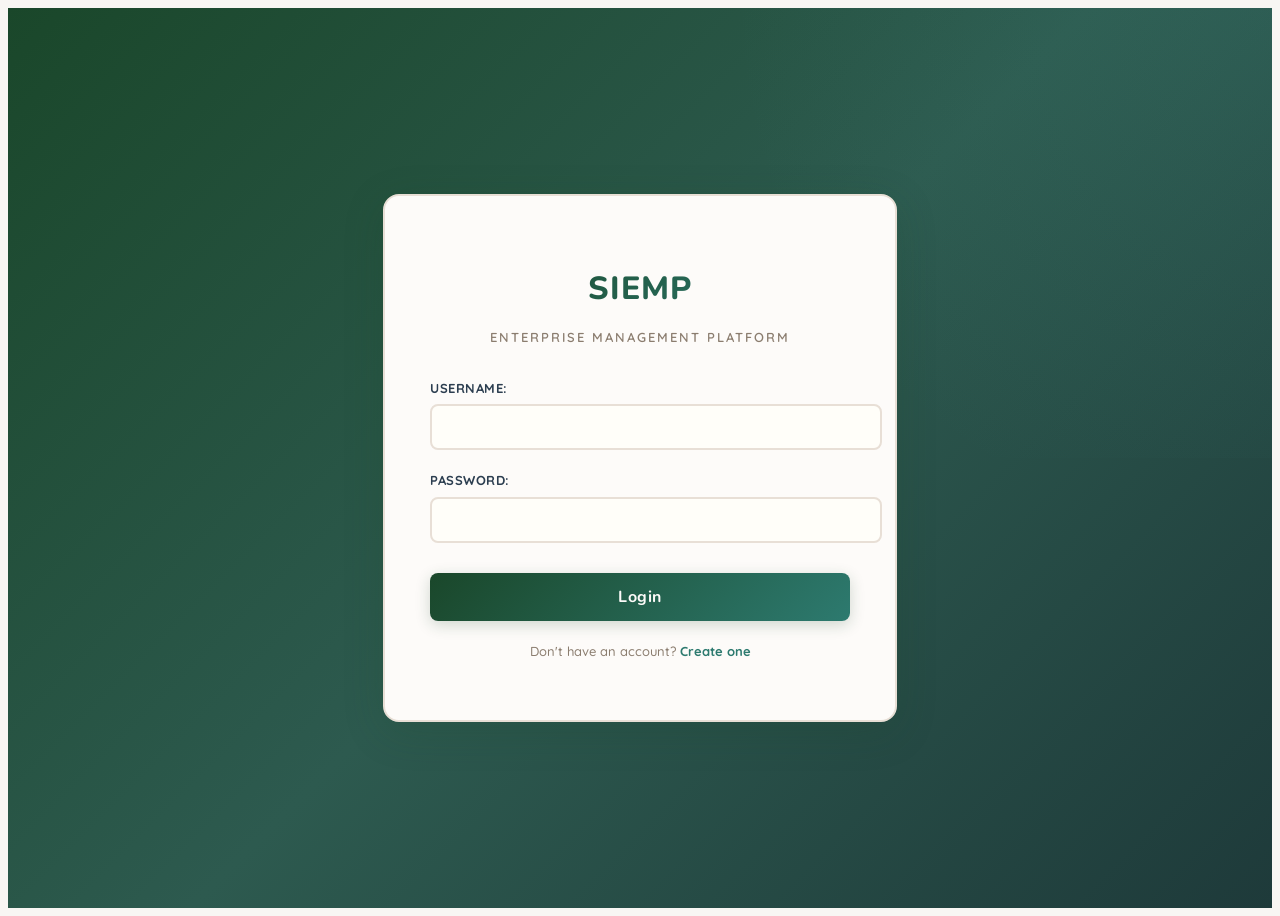
<file: index.html>
<!DOCTYPE html>
<!-- basic html structure-->
<html lang="en">
<head>
    <meta charset="UTF-8">
    <meta name="viewport" content="width=device-width, initial-scale=1.0">
    <title>SIEMP - Simple Integrated Enterprise Management Platform</title>
    <link rel="stylesheet" href="style.css">
</head>
<body>
    <div class="login-container">
        <div class="login-box">
            <h1>SIEMP</h1>
            <p class="subtitle">Enterprise Management Platform</p>
            <!-- forms -->
        
            
            <form id="loginForm" onsubmit="handleLogin(event)">
                <div class="form-group">
                    <label for="username">Username:</label>
                    <input type="text" id="username" name="username" required>
                </div>
                
                <div class="form-group">
                    <label for="password">Password:</label>
                    <input type="password" id="password" name="password" required>
                </div>
                
                <button type="submit" class="btn-login">Login</button>
            </form>
            
            <p class="signup-link">
                Don't have an account? <a href="#" onclick="showSignup(event)">Create one</a>
            </p>
            
            <div id="signupForm" class="hidden">
                <h2>Create Account</h2>
                <form onsubmit="handleSignup(event)">
                    <div class="form-group">
                        <label for="newUsername">Username:</label>
                        <input type="text" id="newUsername" name="newUsername" required>
                    </div>
                    
                    <div class="form-group">
                        <label for="email">Email:</label>
                        <input type="email" id="email" name="email" required>
                    </div>
                    
                    <div class="form-group">
                        <label for="newPassword">Password:</label>
                        <input type="password" id="newPassword" name="newPassword" required>
                    </div>
                    
                    <div class="form-group">
                        <label for="confirmPassword">Confirm Password:</label>
                        <input type="password" id="confirmPassword" name="confirmPassword" required>
                    </div>
                    
                    <button type="submit" class="btn-signup">Sign Up</button>
                    <button type="button" class="btn-back" onclick="hideSignup(event)">Back to Login</button>
                </form>
            </div>
        </div>
    </div>
    
    <script src="app.js"></script>
</body>
</html>
</file>
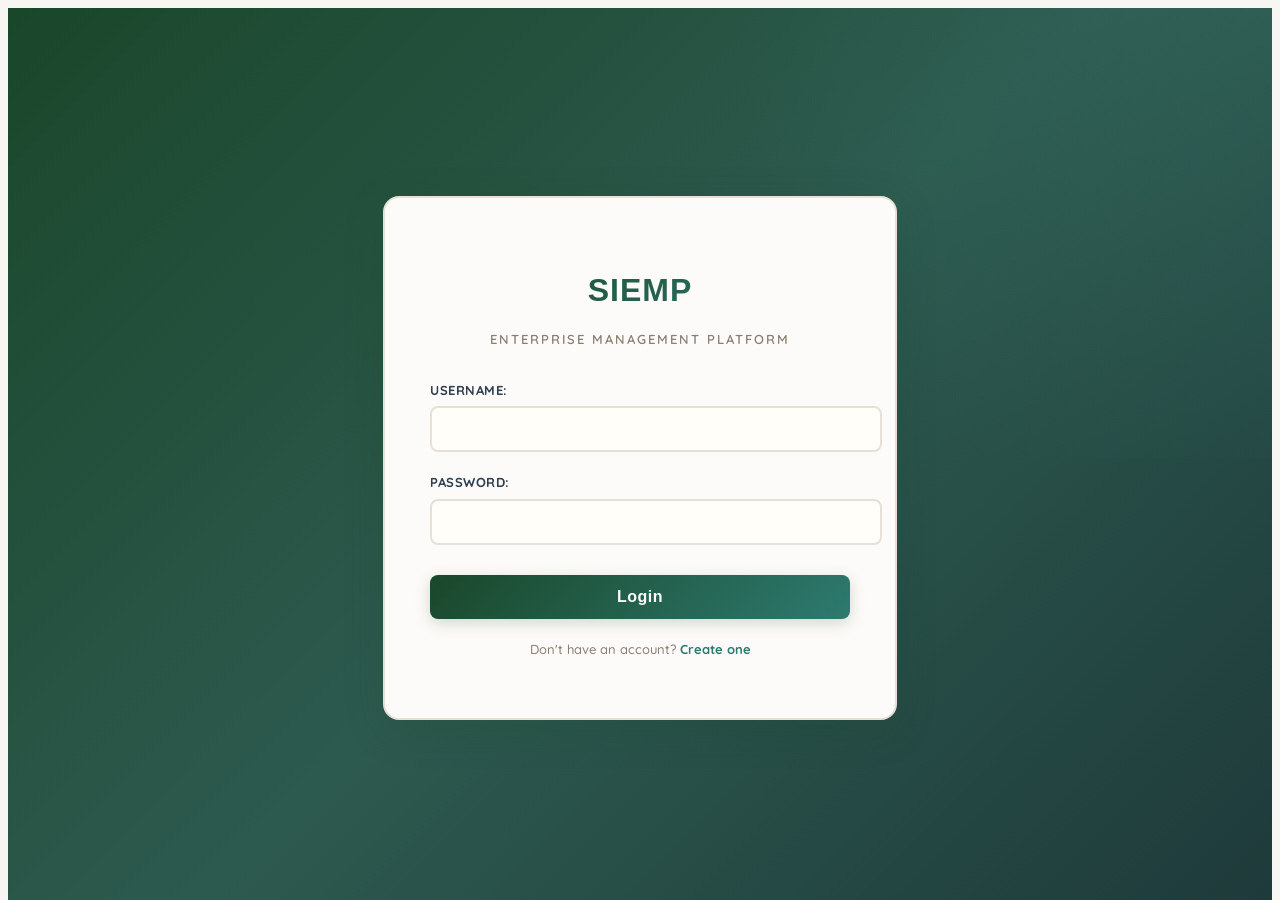
<file: contact.html>
<!DOCTYPE html>
<html lang="en">
<head>
    <meta charset="UTF-8">
    <meta name="viewport" content="width=device-width, initial-scale=1.0">
    <title>SIEMP - Support</title>
    <link rel="stylesheet" href="style.css">
</head>
<body>
    <header class="navbar">
        <div class="nav-container">
            <h1 class="logo">SIEMP</h1>
            <nav class="nav-links">
                <a href="dashboard.html">Dashboard</a>
                <a href="contact.html" class="active">Support</a>
                <button onclick="logout()" class="btn-logout">Logout</button>
            </nav>
        </div>
    </header>
    
    <main class="contact-container">
        <h2>Support Ticket System</h2>
        <p class="subtitle">Submit issues and track support requests</p>
        
        <form id="contactForm" onsubmit="sendMessage(event)">
            <div class="form-group">
                <label for="fullName">Full Name:</label>
                <input type="text" id="fullName" name="fullName" required>
            </div>
            
            <div class="form-group">
                <label for="contactEmail">Email Address:</label>
                <input type="email" id="contactEmail" name="contactEmail" required>
            </div>
            
            <div class="form-group">
                <label for="department">Department:</label>
                <select id="department" name="department" required>
                    <option value="">Select Department</option>
                    <option value="IT">IT & Systems</option>
                    <option value="Finance">Finance</option>
                    <option value="HR">Human Resources</option>
                    <option value="Sales">Sales</option>
                    <option value="Operations">Operations</option>
                    <option value="Other">Other</option>
                </select>
            </div>
            
            <div class="form-group">
                <label for="priority">Priority Level:</label>
                <select id="priority" name="priority" required>
                    <option value="">Select Priority</option>
                    <option value="Low">Low</option>
                    <option value="Medium">Medium</option>
                    <option value="High">High</option>
                    <option value="Critical">Critical</option>
                </select>
            </div>
            
            <div class="form-group">
                <label for="issueType">Issue Type:</label>
                <select id="issueType" name="issueType" required>
                    <option value="">Select Issue Type</option>
                    <option value="Technical">Technical Issue</option>
                    <option value="Access">Access Problem</option>
                    <option value="Data">Data Related</option>
                    <option value="Report">Report Generation</option>
                    <option value="Integration">Integration Issue</option>
                    <option value="Other">Other</option>
                </select>
            </div>
            
            <div class="form-group">
                <label for="message">Issue Description:</label>
                <textarea id="message" name="message" rows="6" placeholder="Describe the issue in detail..." required></textarea>
            </div>
            
            <button type="submit" class="btn-submit">Create Support Ticket</button>
        </form>
        
        <div class="contact-info">
            <h3>Support Information</h3>
            <p><strong>Support Email:</strong> support@siemp.com</p>
            <p><strong>Helpline:</strong> +91 XXXX-XXXX-XX</p>
            <p><strong>Support Hours:</strong> Monday - Friday, 9 AM - 6 PM</p>
            <p><strong>Response Time:</strong> Within 24 hours</p>
        </div>
    </main>
    
    <footer class="footer">
        <p>&copy; 2024 SIEMP - Simple Integrated Enterprise Management Platform</p>
    </footer>
    
    <script src="app.js"></script>
</body>
</html>
</file>
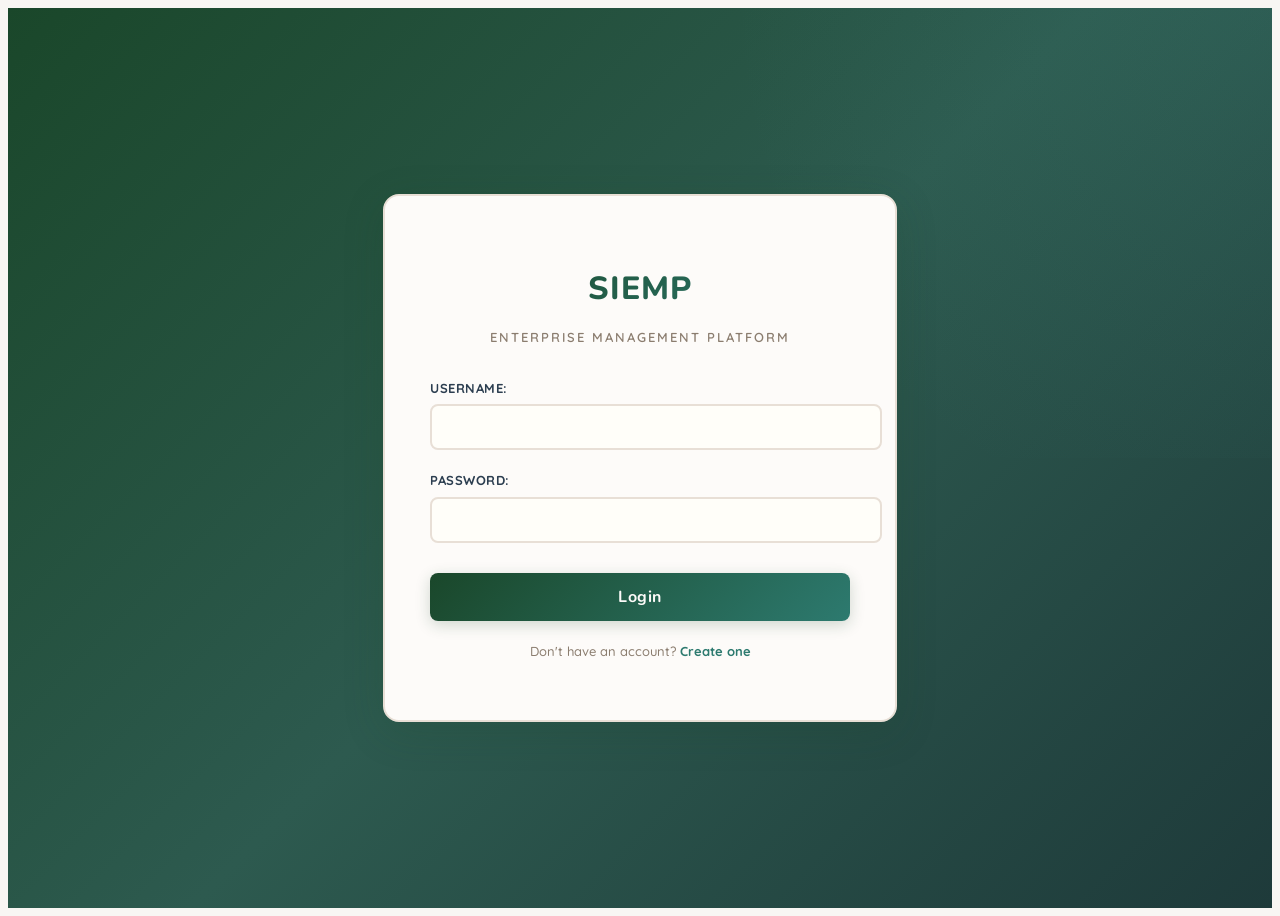
<file: dashboard.html>
<!DOCTYPE html>
<html lang="en">
<head>
    <meta charset="UTF-8">
    <meta name="viewport" content="width=device-width, initial-scale=1.0">
    <title>SIEMP - Dashboard</title>
    <link rel="stylesheet" href="style.css">
</head>
<body>
    <header class="navbar">
        <div class="nav-container">
            <h1 class="logo">SIEMP</h1>
            <nav class="nav-links">
                <a href="dashboard.html" class="active">Dashboard</a>
                <a href="contact.html">Support</a>
                <button onclick="logout()" class="btn-logout">Logout</button>
            </nav>
        </div>
    </header>
    
    <main class="dashboard-container">
        <section class="welcome-section">
            <h2>Welcome, <span id="userDisplay">Manager</span></h2>
            <p>Simple Integrated Enterprise Management Platform</p>
        </section>
        
        <section class="features-section">
            <div class="feature-box">
                <h3>💼 Employee Management</h3>
                <p>View and manage employee records and profiles</p>
                <button onclick="viewEmployees()">Manage Employees</button>
            </div>
            
            <div class="feature-box">
                <h3>📊 Sales Analytics</h3>
                <p>Track sales performance and revenue metrics</p>
                <button onclick="viewSalesAnalytics()">View Analytics</button>
            </div>
            
            <div class="feature-box">
                <h3>📦 Inventory Management</h3>
                <p>Monitor stock levels and product inventory</p>
                <button onclick="viewInventory()">Check Inventory</button>
            </div>
            
            <div class="feature-box">
                <h3>📈 Financial Reports</h3>
                <p>Generate and download financial statements</p>
                <button onclick="downloadFinancialReport()">Download Report</button>
            </div>
            
            <div class="feature-box">
                <h3>👥 Team Collaboration</h3>
                <p>Manage projects and team tasks</p>
                <button onclick="viewTeamProjects()">View Projects</button>
            </div>
            
            <div class="feature-box">
                <h3>💰 Payroll Management</h3>
                <p>Process salaries and generate payslips</p>
                <button onclick="viewPayroll()">Manage Payroll</button>
            </div>
            
            <div class="feature-box">
                <h3>⚙️ System Settings</h3>
                <p>Configure system and user preferences</p>
                <button onclick="openSettings()">System Settings</button>
            </div>
            
            <div class="feature-box">
                <h3>📧 Communication Hub</h3>
                <p>Send messages and notifications to teams</p>
                <button onclick="openMessaging()">Open Messages</button>
            </div>
            
            <div class="feature-box">
                <h3>📋 Compliance & Audit</h3>
                <p>View audit logs and compliance reports</p>
                <button onclick="viewAuditLogs()">View Logs</button>
            </div>
        </section>
    </main>
    
    <footer class="footer">
        <p>&copy; 2026 SIEMP - Simple Integrated Enterprise Management Platform</p>
    </footer>
    
    <script src="app.js"></script>
</body>
</html>
</file>
<file: style.css>
/* General Styles */
<!-- basic css -->
* {
    margin: 0;
    padding: 0;
    box-sizing: border-box;
}

@import url('https://fonts.googleapis.com/css2?family=Nunito:wght@400;600;700;800&family=Quicksand:wght@500;600;700&display=swap');

body {
    font-family: 'Quicksand', sans-serif;
    background-color: #f8f6f3;
    color: #2c3e50;
    line-height: 1.6;
}

/* Login Container */
.login-container {
    display: flex;
    justify-content: center;
    align-items: center;
    min-height: 100vh;
    background: linear-gradient(135deg, #1a472a 0%, #2d5a4f 50%, #1e3a3a 100%);
    position: relative;
    overflow: hidden;
}

.login-container::before {
    content: '';
    position: absolute;
    top: -50%;
    right: -50%;
    width: 100%;
    height: 100%;
    background: radial-gradient(circle, rgba(76, 175, 162, 0.1) 0%, transparent 70%);
    pointer-events: none;
}

.login-box {
    background: #fdfbf9;
    padding: 45px;
    border-radius: 16px;
    box-shadow: 0 10px 40px rgba(26, 71, 42, 0.2);
    width: 100%;
    max-width: 420px;
    position: relative;
    z-index: 1;
    border: 2px solid #e8dfd6;
}

.login-box h1 {
    text-align: center;
    background: linear-gradient(135deg, #1a472a 0%, #2d7a6f 100%);
    -webkit-background-clip: text;
    -webkit-text-fill-color: transparent;
    background-clip: text;
    margin-bottom: 5px;
    font-size: 32px;
    font-weight: 800;
    font-family: 'Nunito', sans-serif;
    letter-spacing: 1px;
}

.subtitle {
    text-align: center;
    color: #8b7d6f;
    margin-bottom: 30px;
    font-size: 13px;
    font-weight: 600;
    text-transform: uppercase;
    letter-spacing: 2px;
}

/* Form Styling */
.form-group {
    margin-bottom: 20px;
}

.form-group label {
    display: block;
    margin-bottom: 6px;
    font-weight: 700;
    color: #2c3e50;
    font-size: 13px;
    text-transform: uppercase;
    letter-spacing: 0.5px;
}

.form-group input,
.form-group textarea,
.form-group select {
    width: 100%;
    padding: 12px 14px;
    border: 2px solid #e8dfd6;
    border-radius: 8px;
    font-size: 14px;
    font-family: 'Quicksand', sans-serif;
    background-color: #fffef9;
    color: #2c3e50;
    transition: all 0.3s ease;
}

.form-group select {
    cursor: pointer;
    appearance: none;
    background-image: url("data:image/svg+xml;charset=UTF-8,%3csvg xmlns='http://www.w3.org/2000/svg' viewBox='0 0 24 24' fill='none' stroke='%232d7a6f' stroke-width='2' stroke-linecap='round' stroke-linejoin='round'%3e%3cpolyline points='6 9 12 15 18 9'%3e%3c/polyline%3e%3c/svg%3e");
    background-repeat: no-repeat;
    background-position: right 10px center;
    background-size: 20px;
    padding-right: 40px;
}

.form-group input:focus,
.form-group textarea:focus,
.form-group select:focus {
    outline: none;
    border-color: #2d7a6f;
    box-shadow: 0 0 0 3px rgba(45, 122, 111, 0.1);
    background-color: #fdfbf9;
}

/* Buttons */
.btn-login,
.btn-signup,
.btn-submit {
    width: 100%;
    padding: 13px;
    background: linear-gradient(135deg, #1a472a 0%, #2d7a6f 100%);
    color: #fdfbf9;
    border: none;
    border-radius: 8px;
    cursor: pointer;
    font-size: 16px;
    font-weight: 700;
    font-family: 'Nunito', sans-serif;
    margin-top: 10px;
    transition: all 0.3s ease;
    letter-spacing: 0.5px;
    box-shadow: 0 4px 15px rgba(26, 71, 42, 0.2);
}

.btn-login:hover,
.btn-signup:hover,
.btn-submit:hover {
    transform: translateY(-2px);
    box-shadow: 0 6px 20px rgba(26, 71, 42, 0.3);
}

.btn-login:active,
.btn-signup:active,
.btn-submit:active {
    transform: translateY(0);
}

.btn-back {
    width: 100%;
    padding: 13px;
    background-color: #bfa89f;
    color: white;
    border: none;
    border-radius: 8px;
    cursor: pointer;
    font-size: 16px;
    font-weight: 700;
    font-family: 'Nunito', sans-serif;
    margin-top: 10px;
    transition: all 0.3s ease;
    letter-spacing: 0.5px;
    box-shadow: 0 4px 15px rgba(191, 168, 159, 0.2);
}

.btn-back:hover {
    background-color: #a89080;
    transform: translateY(-2px);
    box-shadow: 0 6px 20px rgba(191, 168, 159, 0.3);
}

.btn-logout {
    padding: 9px 18px;
    background-color: #d97a6b;
    color: white;
    border: none;
    border-radius: 6px;
    cursor: pointer;
    font-size: 14px;
    font-weight: 700;
    font-family: 'Nunito', sans-serif;
    transition: all 0.3s ease;
    box-shadow: 0 2px 10px rgba(217, 122, 107, 0.2);
}

.btn-logout:hover {
    background-color: #c26555;
    transform: translateY(-1px);
    box-shadow: 0 4px 15px rgba(217, 122, 107, 0.3);
}

/* Signup Link */
.signup-link {
    text-align: center;
    margin-top: 20px;
    font-size: 13px;
    color: #8b7d6f;
    font-weight: 500;
}

.signup-link a {
    color: #2d7a6f;
    text-decoration: none;
    font-weight: 700;
    transition: all 0.3s ease;
}

.signup-link a:hover {
    color: #1a472a;
    text-decoration: underline;
}

/* Hidden Class */
.hidden {
    display: none;
}

#signupForm h2 {
    text-align: center;
    background: linear-gradient(135deg, #1a472a 0%, #2d7a6f 100%);
    -webkit-background-clip: text;
    -webkit-text-fill-color: transparent;
    background-clip: text;
    margin-bottom: 25px;
    font-size: 26px;
    font-weight: 800;
    font-family: 'Nunito', sans-serif;
}

/* Navbar */
.navbar {
    background: linear-gradient(135deg, #1a472a 0%, #2d5a4f 100%);
    padding: 18px 0;
    box-shadow: 0 4px 15px rgba(26, 71, 42, 0.15);
    border-bottom: 3px solid #2d7a6f;
}

.nav-container {
    max-width: 1200px;
    margin: 0 auto;
    padding: 0 20px;
    display: flex;
    justify-content: space-between;
    align-items: center;
}

.logo {
    color: #fdfbf9;
    font-size: 24px;
    margin: 0;
    font-weight: 800;
    font-family: 'Nunito', sans-serif;
    letter-spacing: 0.5px;
}

.nav-links {
    display: flex;
    gap: 25px;
    align-items: center;
}

.nav-links a {
    color: #e8dfd6;
    text-decoration: none;
    transition: all 0.3s ease;
    font-weight: 600;
    font-family: 'Quicksand', sans-serif;
    position: relative;
}

.nav-links a::after {
    content: '';
    position: absolute;
    bottom: -5px;
    left: 0;
    width: 0;
    height: 2px;
    background-color: #2d7a6f;
    transition: width 0.3s ease;
}

.nav-links a:hover::after,
.nav-links a.active::after {
    width: 100%;
}

.nav-links a:hover,
.nav-links a.active {
    color: #4cbfb0;
}

/* Dashboard Container */
.dashboard-container {
    max-width: 1200px;
    margin: 40px auto;
    padding: 0 20px;
    min-height: calc(100vh - 200px);
}

.welcome-section {
    text-align: center;
    margin-bottom: 50px;
    padding: 40px 30px;
    background: linear-gradient(135deg, #fdfbf9 0%, #fffef9 100%);
    border-radius: 12px;
    box-shadow: 0 4px 20px rgba(26, 71, 42, 0.08);
    border-left: 5px solid #2d7a6f;
}

.welcome-section h2 {
    font-size: 36px;
    background: linear-gradient(135deg, #1a472a 0%, #2d7a6f 100%);
    -webkit-background-clip: text;
    -webkit-text-fill-color: transparent;
    background-clip: text;
    margin-bottom: 10px;
    font-weight: 800;
    font-family: 'Nunito', sans-serif;
}

.welcome-section p {
    color: #8b7d6f;
    font-size: 16px;
    font-weight: 500;
}

/* Features Section */
.features-section {
    display: grid;
    grid-template-columns: repeat(auto-fit, minmax(280px, 1fr));
    gap: 24px;
    margin-bottom: 40px;
}

.feature-box {
    background: #fdfbf9;
    padding: 28px;
    border-radius: 12px;
    box-shadow: 0 4px 15px rgba(26, 71, 42, 0.08);
    transition: all 0.35s cubic-bezier(0.4, 0, 0.2, 1);
    border-top: 4px solid #2d7a6f;
    position: relative;
    overflow: hidden;
}

.feature-box::before {
    content: '';
    position: absolute;
    top: 0;
    left: -100%;
    width: 100%;
    height: 100%;
    background: linear-gradient(90deg, transparent, rgba(76, 175, 162, 0.1), transparent);
    transition: left 0.5s ease;
}

.feature-box:hover::before {
    left: 100%;
}

.feature-box:hover {
    transform: translateY(-8px);
    box-shadow: 0 8px 30px rgba(26, 71, 42, 0.15);
}

.feature-box h3 {
    font-size: 20px;
    color: #1a472a;
    margin-bottom: 10px;
    font-weight: 700;
    font-family: 'Nunito', sans-serif;
}

.feature-box p {
    color: #8b7d6f;
    font-size: 14px;
    margin-bottom: 18px;
    font-weight: 500;
}

.feature-box button {
    width: 100%;
    padding: 11px;
    background: linear-gradient(135deg, #1a472a 0%, #2d7a6f 100%);
    color: #fdfbf9;
    border: none;
    border-radius: 8px;
    cursor: pointer;
    font-size: 14px;
    font-weight: 700;
    font-family: 'Nunito', sans-serif;
    transition: all 0.3s ease;
    box-shadow: 0 4px 12px rgba(26, 71, 42, 0.15);
    letter-spacing: 0.3px;
}

.feature-box button:hover {
    transform: translateY(-2px);
    box-shadow: 0 6px 20px rgba(26, 71, 42, 0.25);
}

.feature-box button:active {
    transform: translateY(0);
}

/* Contact Container */
.contact-container {
    max-width: 650px;
    margin: 40px auto;
    padding: 45px;
    background: #fdfbf9;
    border-radius: 12px;
    box-shadow: 0 4px 20px rgba(26, 71, 42, 0.08);
    min-height: calc(100vh - 200px);
    border-left: 5px solid #2d7a6f;
}

.contact-container h2 {
    text-align: center;
    background: linear-gradient(135deg, #1a472a 0%, #2d7a6f 100%);
    -webkit-background-clip: text;
    -webkit-text-fill-color: transparent;
    background-clip: text;
    margin-bottom: 10px;
    font-size: 32px;
    font-weight: 800;
    font-family: 'Nunito', sans-serif;
}

.contact-container > .subtitle {
    text-align: center;
    color: #8b7d6f;
    margin-bottom: 30px;
    font-weight: 500;
}

.contact-info {
    margin-top: 40px;
    padding: 25px;
    background: linear-gradient(135deg, #f5f3f0 0%, #fafaf8 100%);
    border-radius: 10px;
    border-left: 5px solid #2d7a6f;
    box-shadow: 0 2px 10px rgba(26, 71, 42, 0.08);
}

.contact-info h3 {
    color: #1a472a;
    margin-bottom: 18px;
    font-size: 18px;
    font-weight: 700;
    font-family: 'Nunito', sans-serif;
}

.contact-info p {
    color: #8b7d6f;
    font-size: 14px;
    margin-bottom: 12px;
    font-weight: 500;
}

.contact-info strong {
    color: #2d7a6f;
    font-weight: 700;
}

/* Footer */
.footer {
    background: linear-gradient(135deg, #1a472a 0%, #2d5a4f 100%);
    color: #e8dfd6;
    text-align: center;
    padding: 25px;
    margin-top: 40px;
    border-top: 3px solid #2d7a6f;
}

.footer p {
    margin: 0;
    font-size: 14px;
    font-weight: 500;
    font-family: 'Quicksand', sans-serif;
}

/* Responsive Design */
@media (max-width: 768px) {
    .nav-container {
        flex-direction: column;
        gap: 15px;
    }
    
    .nav-links {
        flex-direction: column;
        width: 100%;
        text-align: center;
    }
    
    .nav-links a,
    .nav-links button {
        width: 100%;
    }
    
    .features-section {
        grid-template-columns: 1fr;
    }
    
    .login-box {
        max-width: 90%;
    }
}
</file>
